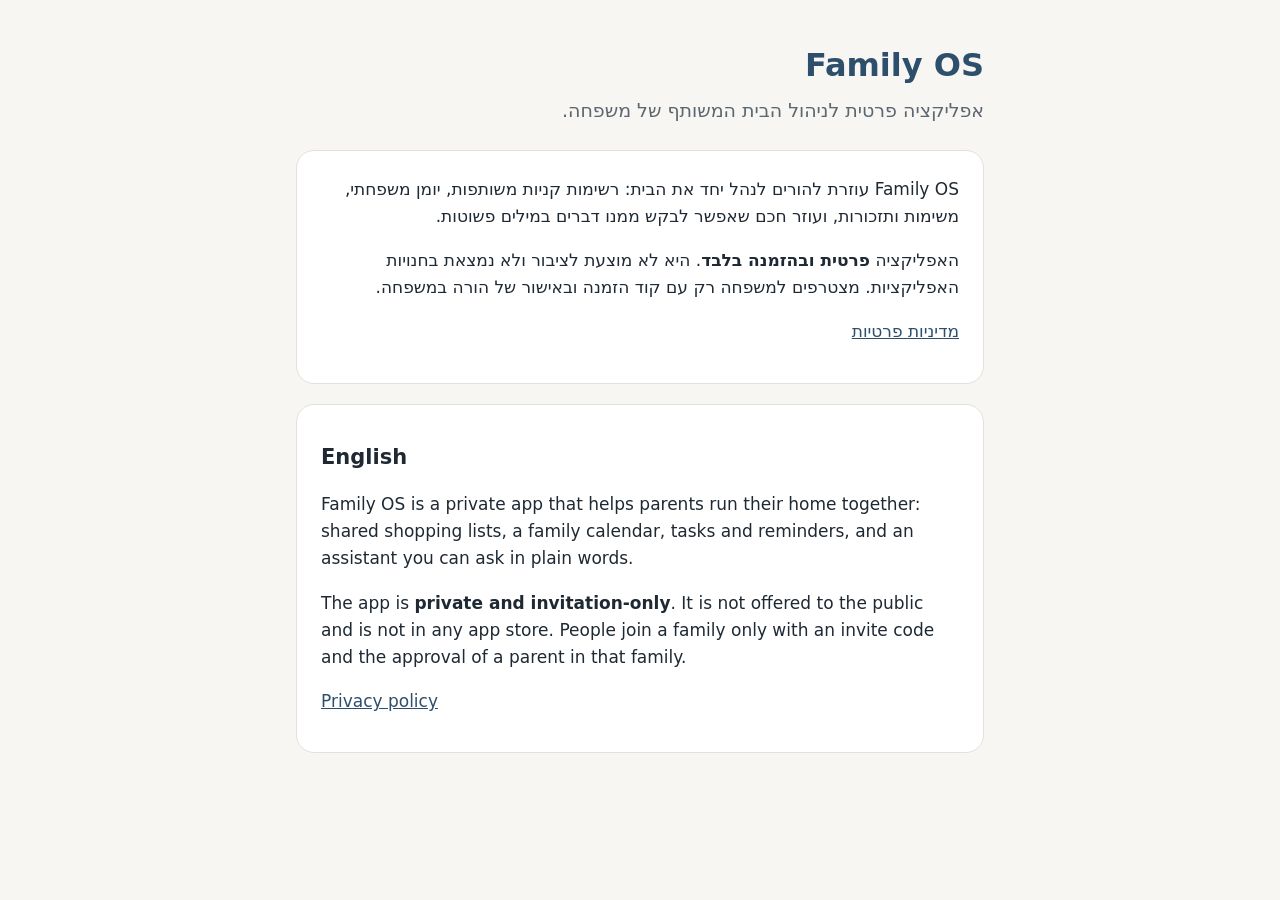
<file: index.html>
<!doctype html>
<html lang="he" dir="rtl">
<head>
  <meta charset="utf-8">
  <meta name="viewport" content="width=device-width, initial-scale=1">
  <meta name="robots" content="noindex">
  <title>Family OS</title>
  <link rel="stylesheet" href="style.css">
</head>
<body>
  <main>
    <header>
      <h1>Family OS</h1>
      <p class="lead">אפליקציה פרטית לניהול הבית המשותף של משפחה.</p>
    </header>

    <section>
      <p>Family OS עוזרת להורים לנהל יחד את הבית: רשימות קניות משותפות, יומן משפחתי, משימות ותזכורות,
        ועוזר חכם שאפשר לבקש ממנו דברים במילים פשוטות.</p>
      <p>האפליקציה <strong>פרטית ובהזמנה בלבד</strong>. היא לא מוצעת לציבור ולא נמצאת בחנויות האפליקציות.
        מצטרפים למשפחה רק עם קוד הזמנה ובאישור של הורה במשפחה.</p>
      <p><a href="privacy.html">מדיניות פרטיות</a></p>
    </section>

    <section lang="en" dir="ltr">
      <h2>English</h2>
      <p>Family OS is a private app that helps parents run their home together: shared shopping lists, a family
        calendar, tasks and reminders, and an assistant you can ask in plain words.</p>
      <p>The app is <strong>private and invitation-only</strong>. It is not offered to the public and is not in any
        app store. People join a family only with an invite code and the approval of a parent in that family.</p>
      <p><a href="privacy.html#en">Privacy policy</a></p>
    </section>
  </main>
</body>
</html>
</file>
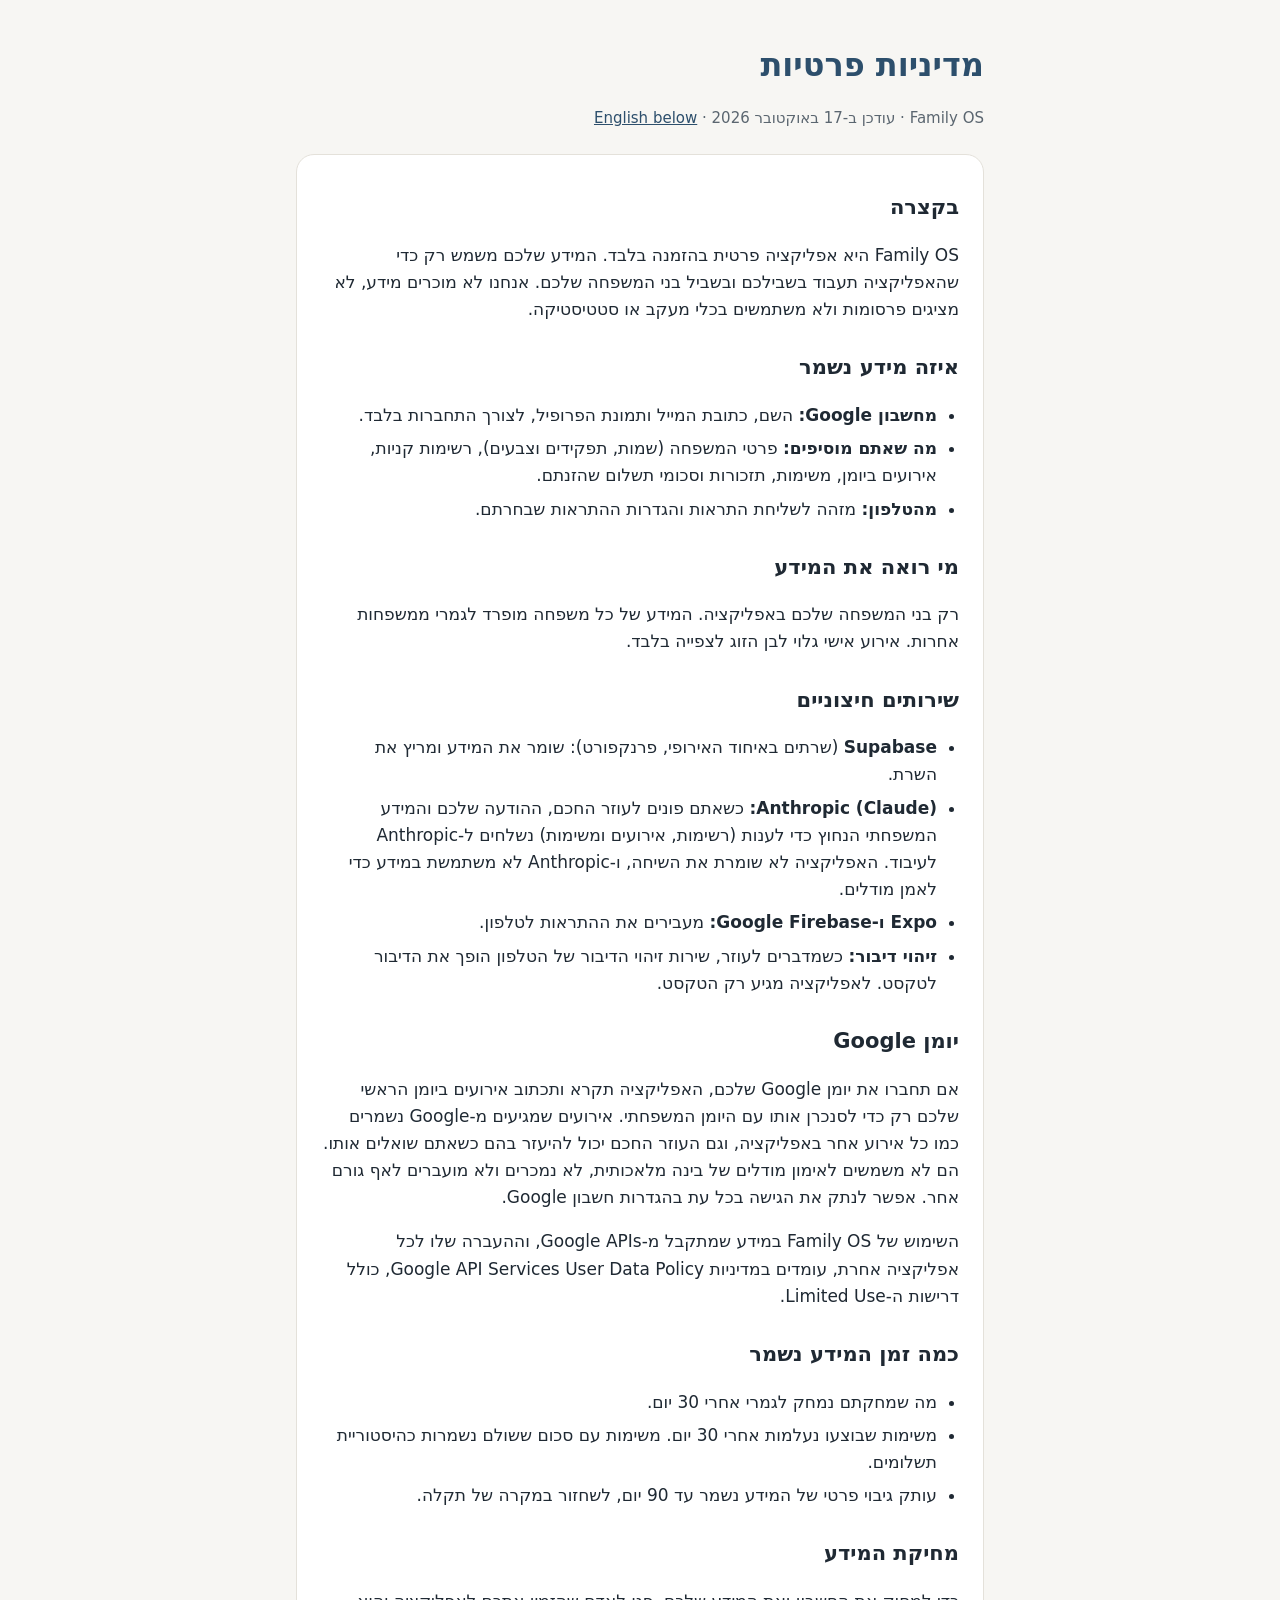
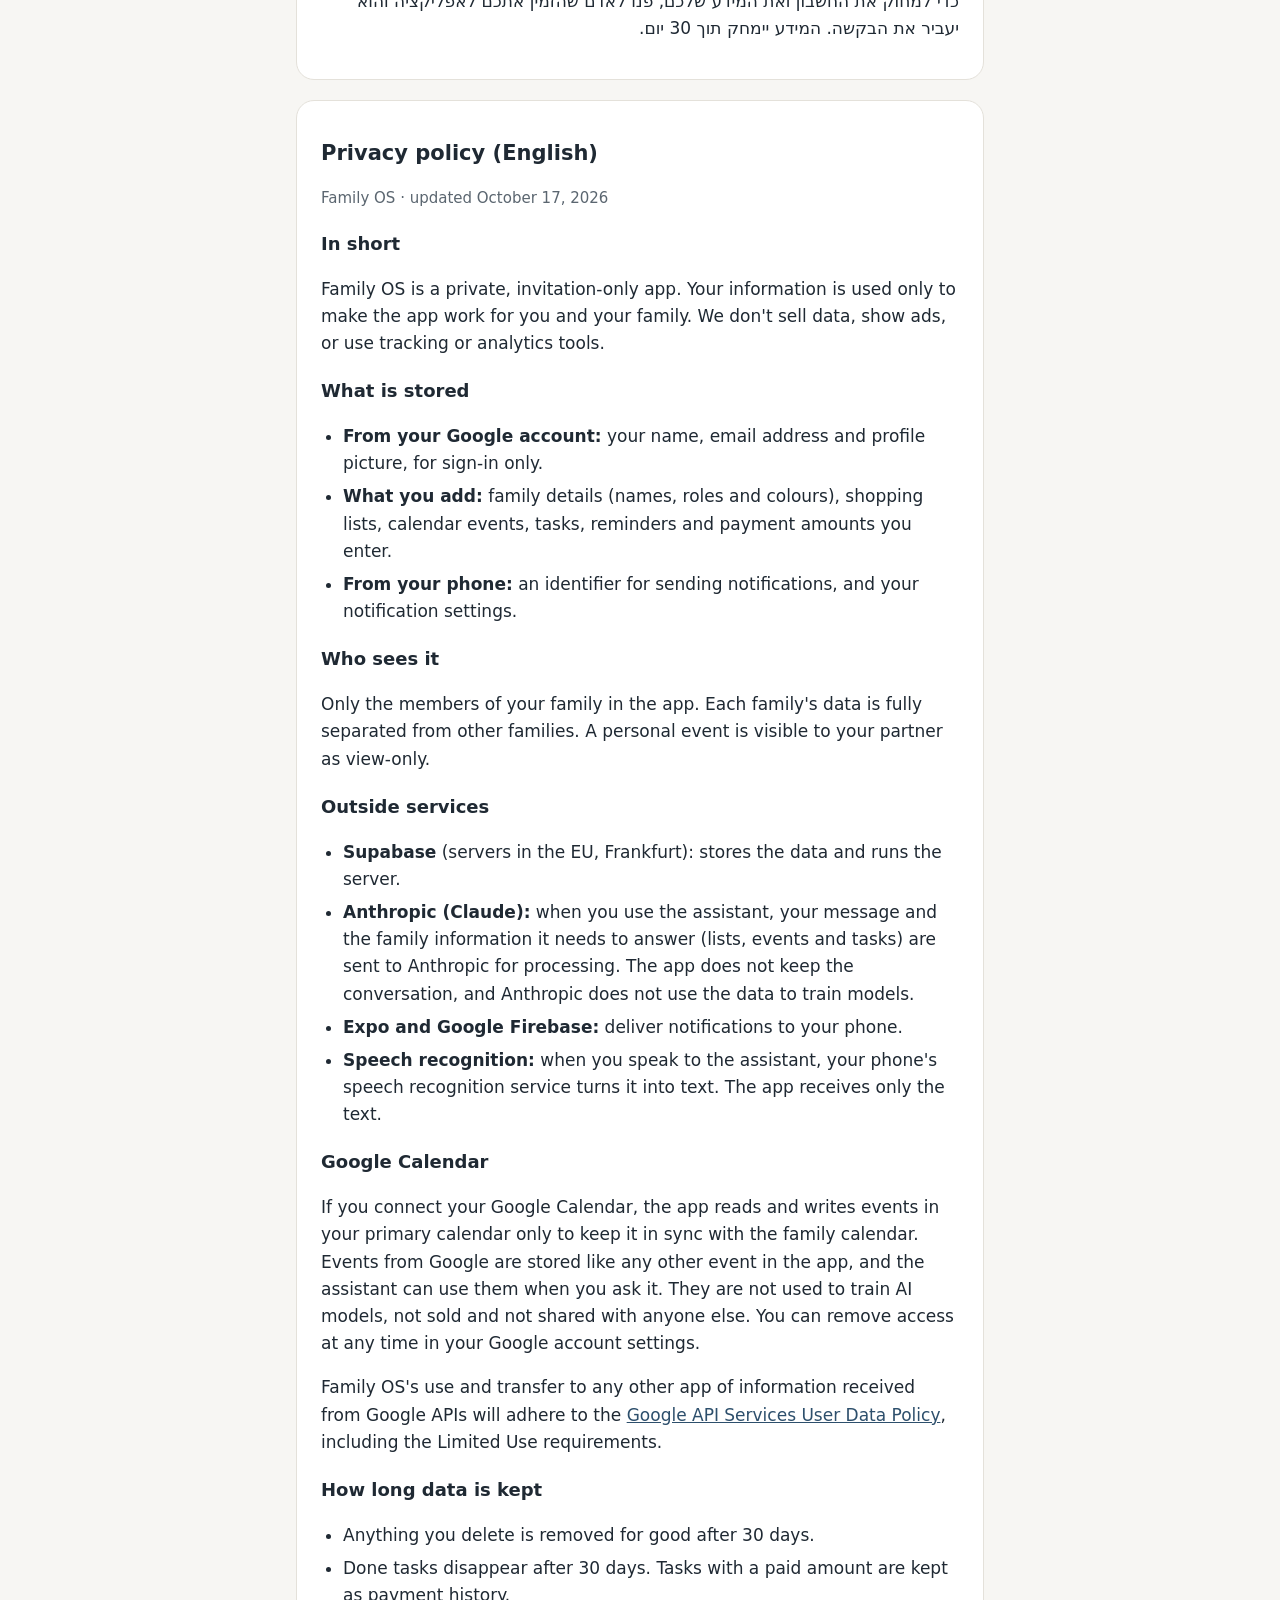
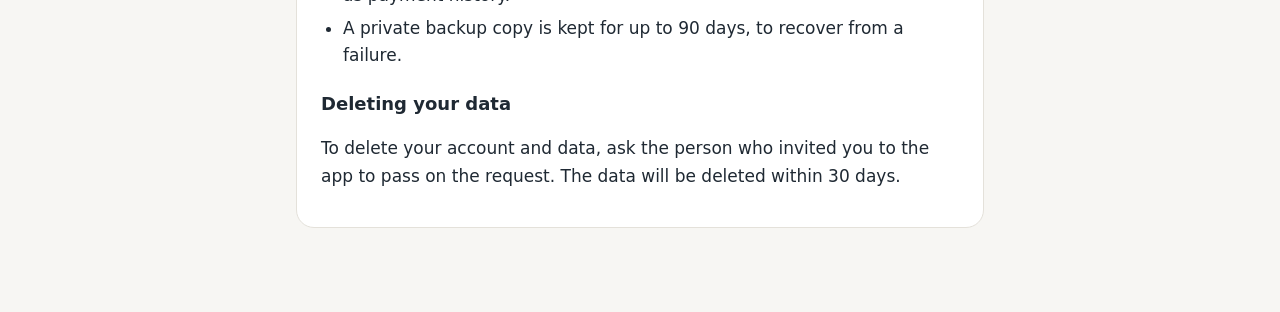
<file: privacy.html>
<!doctype html>
<html lang="he" dir="rtl">
<head>
  <meta charset="utf-8">
  <meta name="viewport" content="width=device-width, initial-scale=1">
  <meta name="robots" content="noindex">
  <title>Family OS – Privacy</title>
  <link rel="stylesheet" href="style.css">
</head>
<body>
  <main>
    <header>
      <h1>מדיניות פרטיות</h1>
      <p class="updated">Family OS · עודכן ב-17 באוקטובר 2026 · <a href="#en">English below</a></p>
    </header>

    <section>
      <h2>בקצרה</h2>
      <p>Family OS היא אפליקציה פרטית בהזמנה בלבד. המידע שלכם משמש רק כדי שהאפליקציה תעבוד בשבילכם ובשביל
        בני המשפחה שלכם. אנחנו לא מוכרים מידע, לא מציגים פרסומות ולא משתמשים בכלי מעקב או סטטיסטיקה.</p>

      <h2>איזה מידע נשמר</h2>
      <ul>
        <li><strong>מחשבון Google:</strong> השם, כתובת המייל ותמונת הפרופיל, לצורך התחברות בלבד.</li>
        <li><strong>מה שאתם מוסיפים:</strong> פרטי המשפחה (שמות, תפקידים וצבעים), רשימות קניות, אירועים ביומן,
          משימות, תזכורות וסכומי תשלום שהזנתם.</li>
        <li><strong>מהטלפון:</strong> מזהה לשליחת התראות והגדרות ההתראות שבחרתם.</li>
      </ul>

      <h2>מי רואה את המידע</h2>
      <p>רק בני המשפחה שלכם באפליקציה. המידע של כל משפחה מופרד לגמרי ממשפחות אחרות. אירוע אישי גלוי לבן הזוג
        לצפייה בלבד.</p>

      <h2>שירותים חיצוניים</h2>
      <ul>
        <li><strong>Supabase</strong> (שרתים באיחוד האירופי, פרנקפורט): שומר את המידע ומריץ את השרת.</li>
        <li><strong>Anthropic (Claude):</strong> כשאתם פונים לעוזר החכם, ההודעה שלכם והמידע המשפחתי הנחוץ כדי
          לענות (רשימות, אירועים ומשימות) נשלחים ל-Anthropic לעיבוד. האפליקציה לא שומרת את השיחה, ו-Anthropic
          לא משתמשת במידע כדי לאמן מודלים.</li>
        <li><strong>Expo ו-Google Firebase:</strong> מעבירים את ההתראות לטלפון.</li>
        <li><strong>זיהוי דיבור:</strong> כשמדברים לעוזר, שירות זיהוי הדיבור של הטלפון הופך את הדיבור לטקסט.
          לאפליקציה מגיע רק הטקסט.</li>
      </ul>

      <h2>יומן Google</h2>
      <p>אם תחברו את יומן Google שלכם, האפליקציה תקרא ותכתוב אירועים ביומן הראשי שלכם רק כדי לסנכרן אותו עם
        היומן המשפחתי. אירועים שמגיעים מ-Google נשמרים כמו כל אירוע אחר באפליקציה, וגם העוזר החכם יכול להיעזר
        בהם כשאתם שואלים אותו. הם לא משמשים לאימון מודלים של בינה מלאכותית, לא נמכרים ולא מועברים לאף גורם אחר.
        אפשר לנתק את הגישה בכל עת בהגדרות חשבון Google.</p>
      <p>השימוש של Family OS במידע שמתקבל מ-Google APIs, וההעברה שלו לכל אפליקציה אחרת, עומדים במדיניות
        Google API Services User Data Policy, כולל דרישות ה-Limited Use.</p>

      <h2>כמה זמן המידע נשמר</h2>
      <ul>
        <li>מה שמחקתם נמחק לגמרי אחרי 30 יום.</li>
        <li>משימות שבוצעו נעלמות אחרי 30 יום. משימות עם סכום ששולם נשמרות כהיסטוריית תשלומים.</li>
        <li>עותק גיבוי פרטי של המידע נשמר עד 90 יום, לשחזור במקרה של תקלה.</li>
      </ul>

      <h2>מחיקת המידע</h2>
      <p>כדי למחוק את החשבון ואת המידע שלכם, פנו לאדם שהזמין אתכם לאפליקציה והוא יעביר את הבקשה. המידע יימחק
        תוך 30 יום.</p>
    </section>

    <section id="en" lang="en" dir="ltr">
      <h2>Privacy policy (English)</h2>
      <p class="updated">Family OS · updated October 17, 2026</p>

      <h3>In short</h3>
      <p>Family OS is a private, invitation-only app. Your information is used only to make the app work for you and
        your family. We don't sell data, show ads, or use tracking or analytics tools.</p>

      <h3>What is stored</h3>
      <ul>
        <li><strong>From your Google account:</strong> your name, email address and profile picture, for sign-in only.</li>
        <li><strong>What you add:</strong> family details (names, roles and colours), shopping lists, calendar events,
          tasks, reminders and payment amounts you enter.</li>
        <li><strong>From your phone:</strong> an identifier for sending notifications, and your notification settings.</li>
      </ul>

      <h3>Who sees it</h3>
      <p>Only the members of your family in the app. Each family's data is fully separated from other families. A
        personal event is visible to your partner as view-only.</p>

      <h3>Outside services</h3>
      <ul>
        <li><strong>Supabase</strong> (servers in the EU, Frankfurt): stores the data and runs the server.</li>
        <li><strong>Anthropic (Claude):</strong> when you use the assistant, your message and the family information it
          needs to answer (lists, events and tasks) are sent to Anthropic for processing. The app does not keep the
          conversation, and Anthropic does not use the data to train models.</li>
        <li><strong>Expo and Google Firebase:</strong> deliver notifications to your phone.</li>
        <li><strong>Speech recognition:</strong> when you speak to the assistant, your phone's speech recognition service
          turns it into text. The app receives only the text.</li>
      </ul>

      <h3>Google Calendar</h3>
      <p>If you connect your Google Calendar, the app reads and writes events in your primary calendar only to keep it
        in sync with the family calendar. Events from Google are stored like any other event in the app, and the
        assistant can use them when you ask it. They are not used to train AI models, not sold and not shared with
        anyone else. You can remove access at any time in your Google account settings.</p>
      <p>Family OS's use and transfer to any other app of information received from Google APIs will adhere to the
        <a href="https://developers.google.com/terms/api-services-user-data-policy">Google API Services User Data
        Policy</a>, including the Limited Use requirements.</p>

      <h3>How long data is kept</h3>
      <ul>
        <li>Anything you delete is removed for good after 30 days.</li>
        <li>Done tasks disappear after 30 days. Tasks with a paid amount are kept as payment history.</li>
        <li>A private backup copy is kept for up to 90 days, to recover from a failure.</li>
      </ul>

      <h3>Deleting your data</h3>
      <p>To delete your account and data, ask the person who invited you to the app to pass on the request. The data
        will be deleted within 30 days.</p>
    </section>
  </main>
</body>
</html>
</file>
<file: style.css>
:root {
  --bg: #f7f6f3;
  --surface: #ffffff;
  --ink: #1f2933;
  --muted: #5b6670;
  --accent: #2d4f6c;
  --border: #e4e1da;
}

@media (prefers-color-scheme: dark) {
  :root {
    --bg: #15191d;
    --surface: #1d2329;
    --ink: #e8ecef;
    --muted: #a3adb6;
    --accent: #8fb6d8;
    --border: #2c343c;
  }
}

* { box-sizing: border-box; }

body {
  margin: 0;
  background: var(--bg);
  color: var(--ink);
  font-family: system-ui, -apple-system, "Segoe UI", Arial, sans-serif;
  font-size: 17px;
  line-height: 1.6;
}

main {
  max-width: 720px;
  margin: 0 auto;
  padding: 40px 16px 64px;
}

header { margin-bottom: 24px; }

h1 { margin: 0 0 4px; font-size: 32px; color: var(--accent); }
h2 { margin: 28px 0 8px; font-size: 21px; }
h3 { margin: 20px 0 4px; font-size: 18px; }

.lead { margin: 0; font-size: 19px; color: var(--muted); }
.updated { color: var(--muted); font-size: 15px; }

section {
  background: var(--surface);
  border: 1px solid var(--border);
  border-radius: 18px;
  padding: 8px 24px 20px;
  margin-bottom: 20px;
}

ul { padding-inline-start: 22px; }
li { margin-bottom: 6px; }

a { color: var(--accent); }
</file>
